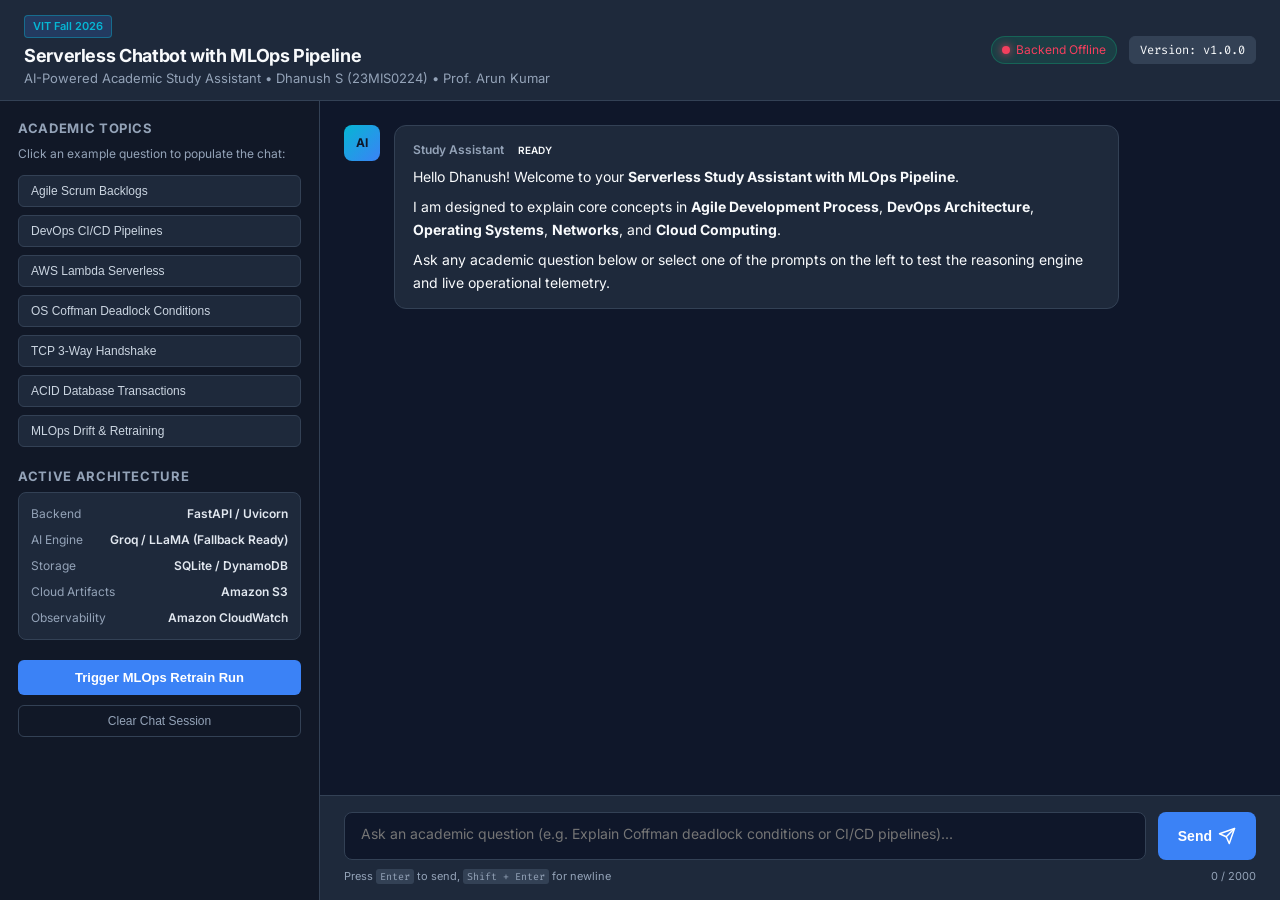
<file: serverless-study-assistant/frontend/index.html>
<!DOCTYPE html>
<html lang="en">
<head>
  <meta charset="UTF-8">
  <meta name="viewport" content="width=device-width, initial-scale=1.0">
  <title>Serverless Study Assistant | VIT Academic Project</title>
  <link rel="stylesheet" href="style.css">
  <link rel="preconnect" href="https://fonts.googleapis.com">
  <link rel="preconnect" href="https://fonts.gstatic.com" crossorigin>
  <link href="https://fonts.googleapis.com/css2?family=Inter:wght@400;500;600;700&family=Fira+Code:wght@400;500&display=swap" rel="stylesheet">
</head>
<body>
  <div class="app-layout">
    <!-- Header -->
    <header class="app-header">
      <div class="header-branding">
        <div class="brand-badge">VIT Fall 2026</div>
        <h1>Serverless Chatbot with MLOps Pipeline</h1>
        <p class="subtitle">AI-Powered Academic Study Assistant &bull; Dhanush S (23MIS0224) &bull; Prof. Arun Kumar</p>
      </div>

      <div class="header-meta">
        <div class="status-pill" id="system-status">
          <span class="status-dot"></span>
          <span class="status-label">Checking System...</span>
        </div>
        <div class="version-badge" id="model-version-tag">Version: v1.0.0</div>
      </div>
    </header>

    <!-- Main Container -->
    <div class="main-container">
      <!-- Sidebar / Quick Prompts & Stats -->
      <aside class="sidebar">
        <div class="sidebar-section">
          <h3>Academic Topics</h3>
          <p class="section-desc">Click an example question to populate the chat:</p>
          <div class="quick-prompts">
            <button class="prompt-chip" data-query="What is the difference between a Scrum Sprint Backlog and Product Backlog?">
              Agile Scrum Backlogs
            </button>
            <button class="prompt-chip" data-query="Explain CI/CD in DevOps and how automated testing works.">
              DevOps CI/CD Pipelines
            </button>
            <button class="prompt-chip" data-query="How does serverless computing like AWS Lambda benefit DevOps deployment?">
              AWS Lambda Serverless
            </button>
            <button class="prompt-chip" data-query="Explain the four necessary conditions for deadlock in operating systems.">
              OS Coffman Deadlock Conditions
            </button>
            <button class="prompt-chip" data-query="Explain the TCP three-way handshake connection establishment process.">
              TCP 3-Way Handshake
            </button>
            <button class="prompt-chip" data-query="What are ACID properties in database transaction management?">
              ACID Database Transactions
            </button>
            <button class="prompt-chip" data-query="What is model drift and how does an MLOps pipeline address it?">
              MLOps Drift & Retraining
            </button>
          </div>
        </div>

        <div class="sidebar-section">
          <h3>Active Architecture</h3>
          <div class="architecture-specs">
            <div class="spec-item">
              <span class="spec-label">Backend</span>
              <span class="spec-value">FastAPI / Uvicorn</span>
            </div>
            <div class="spec-item">
              <span class="spec-label">AI Engine</span>
              <span class="spec-value" id="engine-display">Groq / LLaMA (Fallback Ready)</span>
            </div>
            <div class="spec-item">
              <span class="spec-label">Storage</span>
              <span class="spec-value" id="storage-display">SQLite / DynamoDB</span>
            </div>
            <div class="spec-item">
              <span class="spec-label">Cloud Artifacts</span>
              <span class="spec-value">Amazon S3</span>
            </div>
            <div class="spec-item">
              <span class="spec-label">Observability</span>
              <span class="spec-value">Amazon CloudWatch</span>
            </div>
          </div>
        </div>

        <div class="sidebar-section">
          <div class="sidebar-actions">
            <button id="btn-retrain" class="btn-action">Trigger MLOps Retrain Run</button>
            <button id="btn-clear" class="btn-secondary">Clear Chat Session</button>
          </div>
        </div>
      </aside>

      <!-- Chat Area -->
      <main class="chat-wrapper">
        <!-- Message History -->
        <div class="chat-messages" id="chat-messages">
          <!-- Initial Welcome Message -->
          <div class="message-row assistant">
            <div class="avatar">AI</div>
            <div class="message-content">
              <div class="message-header">
                <span class="sender-name">Study Assistant</span>
                <span class="badge mode-badge">Ready</span>
              </div>
              <div class="message-text">
                <p>Hello Dhanush! Welcome to your <strong>Serverless Study Assistant with MLOps Pipeline</strong>.</p>
                <p>I am designed to explain core concepts in <strong>Agile Development Process</strong>, <strong>DevOps Architecture</strong>, <strong>Operating Systems</strong>, <strong>Networks</strong>, and <strong>Cloud Computing</strong>.</p>
                <p>Ask any academic question below or select one of the prompts on the left to test the reasoning engine and live operational telemetry.</p>
              </div>
            </div>
          </div>
        </div>

        <!-- Input Bar -->
        <div class="chat-input-area">
          <form id="chat-form" class="input-form">
            <textarea
              id="user-input"
              placeholder="Ask an academic question (e.g. Explain Coffman deadlock conditions or CI/CD pipelines)..."
              rows="1"
              required
            ></textarea>
            <button type="submit" id="send-button" class="btn-send">
              <span>Send</span>
              <svg width="18" height="18" viewBox="0 0 24 24" fill="none" stroke="currentColor" stroke-width="2" stroke-linecap="round" stroke-linejoin="round">
                <line x1="22" y1="2" x2="11" y2="13"></line>
                <polygon points="22 2 15 22 11 13 2 9 22 2"></polygon>
              </svg>
            </button>
          </form>
          <div class="input-footer">
            <span>Press <kbd>Enter</kbd> to send, <kbd>Shift + Enter</kbd> for newline</span>
            <span id="char-counter">0 / 2000</span>
          </div>
        </div>
      </main>
    </div>
  </div>

  <script src="app.js"></script>
</body>
</html>
</file>
<file: serverless-study-assistant/frontend/style.css>
:root {
  --bg-primary: #0f172a;
  --bg-secondary: #1e293b;
  --bg-tertiary: #334155;
  --border-color: #334155;
  --text-primary: #f8fafc;
  --text-secondary: #94a3b8;
  --accent-blue: #3b82f6;
  --accent-cyan: #06b6d4;
  --accent-emerald: #10b981;
  --accent-amber: #f59e0b;
  --accent-rose: #f43f5e;
  --bubble-user: #2563eb;
  --bubble-assistant: #1e293b;
  --font-sans: 'Inter', -apple-system, BlinkMacSystemFont, sans-serif;
  --font-mono: 'Fira Code', monospace;
}

* {
  box-sizing: border-box;
  margin: 0;
  padding: 0;
}

body {
  font-family: var(--font-sans);
  background-color: var(--bg-primary);
  color: var(--text-primary);
  line-height: 1.5;
  height: 100vh;
  overflow: hidden;
}

.app-layout {
  display: flex;
  flex-direction: column;
  height: 100vh;
}

/* Header */
.app-header {
  background-color: var(--bg-secondary);
  border-bottom: 1px solid var(--border-color);
  padding: 12px 24px;
  display: flex;
  justify-content: space-between;
  align-items: center;
}

.header-branding .brand-badge {
  display: inline-block;
  background-color: rgba(59, 130, 246, 0.2);
  color: var(--accent-cyan);
  border: 1px solid rgba(6, 182, 212, 0.4);
  font-size: 11px;
  font-weight: 600;
  padding: 2px 8px;
  border-radius: 4px;
  margin-bottom: 4px;
}

.header-branding h1 {
  font-size: 18px;
  font-weight: 700;
  letter-spacing: -0.02em;
}

.header-branding .subtitle {
  font-size: 13px;
  color: var(--text-secondary);
}

.header-meta {
  display: flex;
  gap: 12px;
  align-items: center;
}

.status-pill {
  display: flex;
  align-items: center;
  gap: 6px;
  background-color: rgba(16, 185, 129, 0.15);
  border: 1px solid rgba(16, 185, 129, 0.3);
  padding: 4px 10px;
  border-radius: 9999px;
  font-size: 12px;
  color: var(--accent-emerald);
}

.status-dot {
  width: 8px;
  height: 8px;
  background-color: var(--accent-emerald);
  border-radius: 50%;
  box-shadow: 0 0 8px var(--accent-emerald);
}

.version-badge {
  background-color: var(--bg-tertiary);
  color: var(--text-primary);
  font-family: var(--font-mono);
  font-size: 12px;
  padding: 4px 10px;
  border-radius: 6px;
  border: 1px solid var(--border-color);
}

/* Main Layout */
.main-container {
  display: flex;
  flex: 1;
  overflow: hidden;
}

/* Sidebar */
.sidebar {
  width: 320px;
  background-color: #111827;
  border-right: 1px solid var(--border-color);
  padding: 18px;
  display: flex;
  flex-direction: column;
  gap: 20px;
  overflow-y: auto;
}

.sidebar-section h3 {
  font-size: 13px;
  text-transform: uppercase;
  letter-spacing: 0.05em;
  color: var(--text-secondary);
  margin-bottom: 6px;
}

.section-desc {
  font-size: 12px;
  color: var(--text-secondary);
  margin-bottom: 12px;
}

.quick-prompts {
  display: flex;
  flex-direction: column;
  gap: 8px;
}

.prompt-chip {
  background-color: var(--bg-secondary);
  border: 1px solid var(--border-color);
  color: #cbd5e1;
  padding: 8px 12px;
  border-radius: 6px;
  font-size: 12px;
  text-align: left;
  cursor: pointer;
  transition: all 0.2s ease;
}

.prompt-chip:hover {
  background-color: var(--bg-tertiary);
  color: var(--text-primary);
  border-color: var(--accent-blue);
  transform: translateX(2px);
}

.architecture-specs {
  background-color: var(--bg-secondary);
  border: 1px solid var(--border-color);
  border-radius: 8px;
  padding: 12px;
  display: flex;
  flex-direction: column;
  gap: 8px;
}

.spec-item {
  display: flex;
  justify-content: space-between;
  font-size: 12px;
}

.spec-label {
  color: var(--text-secondary);
}

.spec-value {
  font-weight: 600;
  color: #e2e8f0;
}

.sidebar-actions {
  display: flex;
  flex-direction: column;
  gap: 10px;
}

.btn-action {
  background-color: var(--accent-blue);
  color: white;
  border: none;
  padding: 10px 14px;
  border-radius: 6px;
  font-weight: 600;
  font-size: 13px;
  cursor: pointer;
  transition: background-color 0.2s;
}

.btn-action:hover {
  background-color: #2563eb;
}

.btn-secondary {
  background-color: transparent;
  color: var(--text-secondary);
  border: 1px solid var(--border-color);
  padding: 8px 14px;
  border-radius: 6px;
  font-size: 12px;
  cursor: pointer;
  transition: all 0.2s;
}

.btn-secondary:hover {
  background-color: var(--bg-secondary);
  color: var(--text-primary);
}

/* Chat Area */
.chat-wrapper {
  flex: 1;
  display: flex;
  flex-direction: column;
  background-color: var(--bg-primary);
}

.chat-messages {
  flex: 1;
  overflow-y: auto;
  padding: 24px;
  display: flex;
  flex-direction: column;
  gap: 20px;
}

.message-row {
  display: flex;
  gap: 14px;
  max-width: 85%;
}

.message-row.user {
  align-self: flex-end;
  flex-direction: row-reverse;
}

.message-row.assistant {
  align-self: flex-start;
}

.avatar {
  width: 36px;
  height: 36px;
  border-radius: 8px;
  display: flex;
  align-items: center;
  justify-content: center;
  font-weight: 700;
  font-size: 12px;
  flex-shrink: 0;
}

.message-row.user .avatar {
  background-color: #3b82f6;
  color: white;
}

.message-row.assistant .avatar {
  background: linear-gradient(135deg, #06b6d4, #3b82f6);
  color: #0f172a;
}

.message-content {
  background-color: var(--bubble-assistant);
  border: 1px solid var(--border-color);
  border-radius: 12px;
  padding: 14px 18px;
  font-size: 14px;
  line-height: 1.6;
}

.message-row.user .message-content {
  background-color: var(--bubble-user);
  border-color: #1d4ed8;
  color: white;
}

.message-header {
  display: flex;
  align-items: center;
  gap: 8px;
  margin-bottom: 6px;
}

.sender-name {
  font-weight: 600;
  font-size: 12px;
  color: var(--text-secondary);
}

.message-row.user .sender-name {
  color: #bfdbfe;
}

.badge {
  font-size: 10px;
  padding: 2px 6px;
  border-radius: 4px;
  font-weight: 600;
  text-transform: uppercase;
}

.badge.ai {
  background-color: rgba(6, 182, 212, 0.2);
  color: var(--accent-cyan);
  border: 1px solid rgba(6, 182, 212, 0.4);
}

.badge.fallback {
  background-color: rgba(245, 158, 11, 0.2);
  color: var(--accent-amber);
  border: 1px solid rgba(245, 158, 11, 0.4);
}

.message-text p {
  margin-bottom: 8px;
}

.message-text p:last-child {
  margin-bottom: 0;
}

.message-text ul, .message-text ol {
  margin-left: 20px;
  margin-bottom: 8px;
}

.meta-footer {
  margin-top: 8px;
  font-size: 11px;
  color: var(--text-secondary);
  display: flex;
  gap: 12px;
}

/* Chat Input */
.chat-input-area {
  background-color: var(--bg-secondary);
  border-top: 1px solid var(--border-color);
  padding: 16px 24px;
}

.input-form {
  display: flex;
  gap: 12px;
  align-items: flex-end;
}

#user-input {
  flex: 1;
  background-color: var(--bg-primary);
  border: 1px solid var(--border-color);
  border-radius: 8px;
  padding: 12px 16px;
  color: var(--text-primary);
  font-family: inherit;
  font-size: 14px;
  resize: none;
  min-height: 48px;
  max-height: 120px;
  outline: none;
  transition: border-color 0.2s;
}

#user-input:focus {
  border-color: var(--accent-blue);
  box-shadow: 0 0 0 2px rgba(59, 130, 246, 0.2);
}

.btn-send {
  background-color: var(--accent-blue);
  color: white;
  border: none;
  border-radius: 8px;
  padding: 12px 20px;
  font-size: 14px;
  font-weight: 600;
  display: flex;
  align-items: center;
  gap: 6px;
  cursor: pointer;
  height: 48px;
  transition: background-color 0.2s;
}

.btn-send:hover {
  background-color: #2563eb;
}

.input-footer {
  display: flex;
  justify-content: space-between;
  font-size: 11px;
  color: var(--text-secondary);
  margin-top: 8px;
}

kbd {
  background-color: var(--bg-tertiary);
  padding: 1px 4px;
  border-radius: 3px;
  font-family: var(--font-mono);
  font-size: 10px;
}

/* Typing Indicator */
.typing-dots {
  display: flex;
  gap: 4px;
  padding: 4px 0;
}

.typing-dots span {
  width: 6px;
  height: 6px;
  background-color: var(--accent-cyan);
  border-radius: 50%;
  animation: pulse 1.2s infinite ease-in-out;
}

.typing-dots span:nth-child(2) { animation-delay: 0.2s; }
.typing-dots span:nth-child(3) { animation-delay: 0.4s; }

@keyframes pulse {
  0%, 100% { opacity: 0.2; transform: translateY(0); }
  50% { opacity: 1; transform: translateY(-3px); }
}

@media (max-width: 860px) {
  .sidebar { display: none; }
  .message-row { max-width: 95%; }
}
</file>
